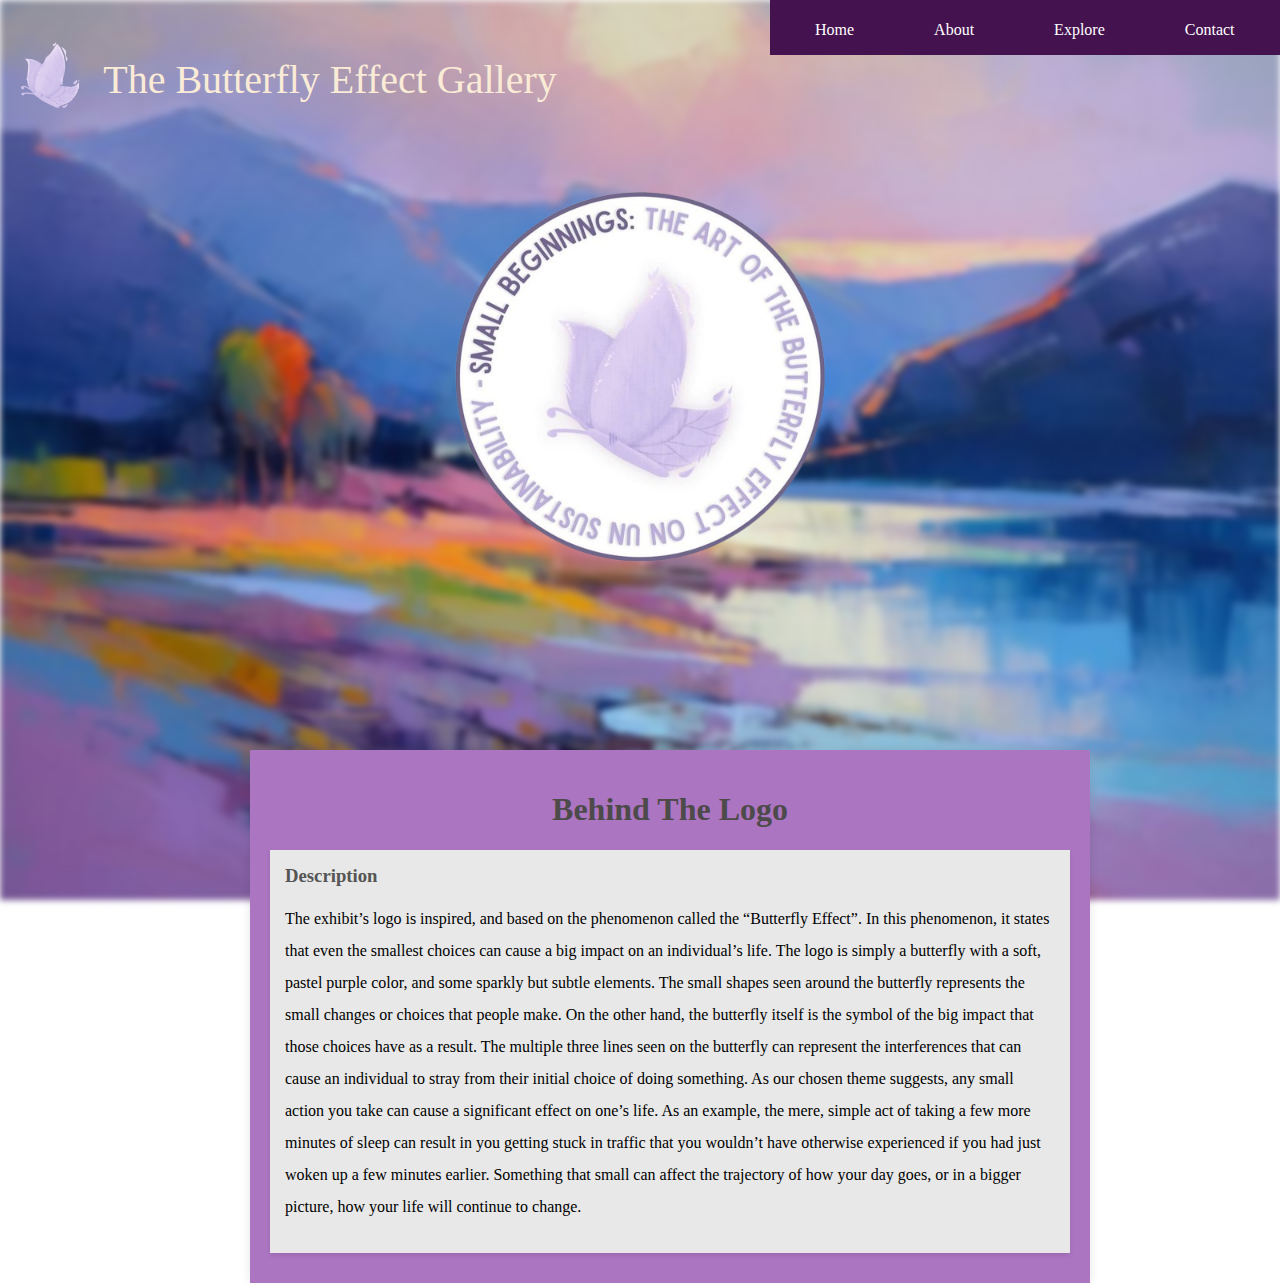
<file: index.html>
<!DOCTYPE html>
<html lang="en">
<head>
    <meta charset="UTF-8">
    <meta name="viewport" content="width=device-width, initial-scale=1.0">
    <title>Landing Page</title>
    
    <style>
        @import url('https://fonts.googleapis.com/css2?family=Bangers&display=swap');
        @import url('https://fonts.googleapis.com/css2?family=Lora:ital,wght@0,400..700;1,400..700&display=swap');
        .index-link {
            position: relative;
            display: inline-block; /* To fit the image size */
            overflow: hidden; /* Hide overflow for smooth effect */
        }
        .index-link img {
            width: 100%; /* Make image responsive */
            transition: opacity 0.3s ease; /* Smooth transition */
        }
        .index-link:hover img {
            opacity: 0.7; /* Reduce opacity on hover */
        }
        
        .container {
            top: 750px;
            max-width: 800px;
            margin: auto;
            background: rgba(172, 117, 194);
            padding: 20px;
            border-radius: 0;
            box-shadow: 0 0 10px rgba(0, 0, 0, 0.1);
        }
        h1 {
            text-align: center;
            color: #4d4a4a;
        }
        h2 {
            color: #444;
            margin-top: 20px;
        }
        p {
            
            line-height: 2;
            margin-bottom: 15px;
        }
        .service {
            background: #e8e8e8;
            border-radius: 0;
            padding: 15px;
            margin: 10px 0;
            box-shadow: 0 2px 5px rgba(0, 0, 0, 0.1);
        }
        .service h3 {
            margin: 0;
            color: #555;
        }
        
    </style>
    <link rel="stylesheet" href="style.css">
</head>

<body>

    

    <div class="background-image">
        
    </div>

    <div class="index-link">
        <img src="beffect.png" width="150" height="100"> 

    </div>

    <div class="container">
        <h1>Behind The Logo</h1>
        
        <div class="service">
            <h3>Description</h3>
            <p>The exhibit’s logo is inspired, and based on the phenomenon called the “Butterfly Effect”. In this phenomenon, it states that even the smallest choices can cause a big impact on an individual’s life.

                The logo is simply a butterfly with a soft, pastel purple color, and some sparkly but subtle elements. The small shapes seen around the butterfly represents the small changes or choices that people make. On the other hand, the butterfly itself is the symbol of the big impact that those choices have as a result. The multiple three lines seen on the butterfly can represent the interferences that can cause an individual to stray from their initial choice of doing something.
                
                As our chosen theme suggests, any small action you take can cause a significant effect on one’s life. As an example, the mere, simple act of taking a few more minutes of sleep can result in you getting stuck in traffic that you wouldn’t have otherwise experienced if you had just woken up a few minutes earlier. Something that small can affect the trajectory of how your day goes, or in a bigger picture, how your life will continue to change.</p>
        </div>

        

        
        

        

        
    </div>


    

    <div class="overlay-image">
        <img class="welcomeimg" src="final logo mid.png" width="400" height="400">
    </div>

   
    <div class="welcomemsg">
        <p>The Butterfly Effect Gallery </p>
        

             
    </div>

    <div class="welcomer">
        
        <p style="font-size: 16px; line-height: 1; width: 60%;"></p>
        <p style="font-size: 16px; line-height: 1; width: 60%;"></p>
        <p style="font-size: 16px; line-height: 1; width: 60%;"></p>
        

             
    </div>
    


    <nav>
        <ul class="nav-list">
            <li><a href="home.html">Home</a></li>
            <li><a href="about.html">About</a></li>
            <li><a href="services.html">Explore</a></li>
            <li><a href="contact.html">Contact</a></li>
        </ul>
    </nav>
    
</body>
</html>
</file>
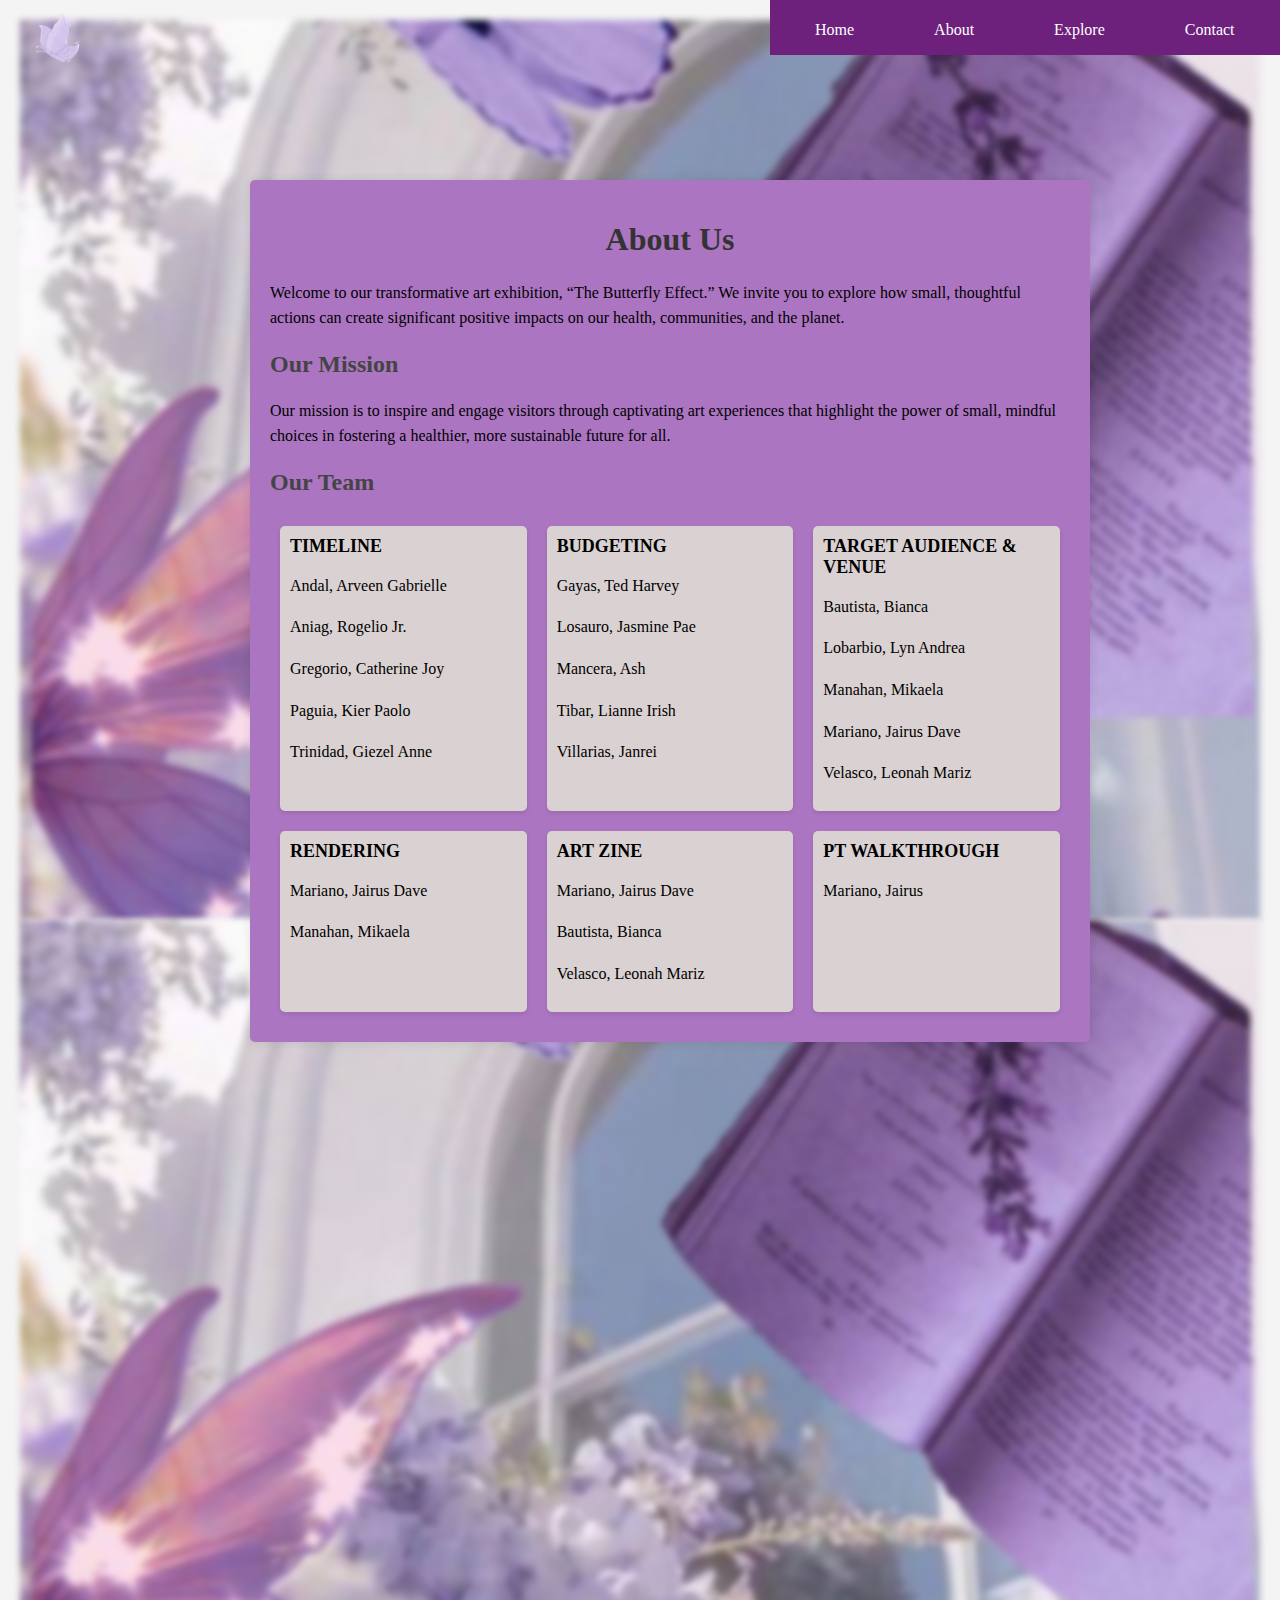
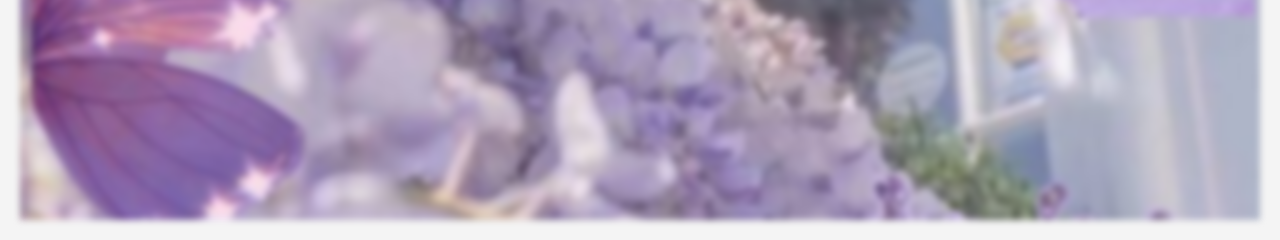
<file: about.html>
<!DOCTYPE html>
<html lang="en">
<head>
    <meta charset="UTF-8">
    <meta name="viewport" content="width=device-width, initial-scale=1.0">
    <title>About Us</title>
    <link rel="stylesheet" href="style-about.css">
    <style>
        @import url('https://fonts.googleapis.com/css2?family=Bangers&display=swap');
        @import url('https://fonts.googleapis.com/css2?family=Lora:ital,wght@0,400..700;1,400..700&display=swap');
        .index-link {
            position: relative;
            display: inline-block; /* To fit the image size */
            overflow: hidden; /* Hide overflow for smooth effect */
        }
        .index-link img {
            width: 100%; /* Make image responsive */
            transition: opacity 0.3s ease; /* Smooth transition */
        }
        .index-link:hover img {
            opacity: 0.7; /* Reduce opacity on hover */
        }
    
        body {
            font-family: 'lora'sans-serif;
            background-color: #f4f4f4;
            margin: 0;
            padding: 20px;
        }
        .container {
            max-width: 800px;
            margin: auto;
            background: rgb(172, 117, 194);
            padding: 20px;
            border-radius: 5px;
            box-shadow: 0 0 10px rgba(0, 0, 0, 0.1);
        }
        h1 {
            text-align: center;
            color: #333;
        }
        h2 {
            color: #444;
        }
        p {
            line-height: 1.6;
            margin-bottom: 15px;
        }
        .team {
            display: flex;
            flex-wrap: wrap;
            justify-content: space-around;
        }
        .team-member {
            background: #dad2d2;
            border-radius: 5px;
            padding: 10px;
            margin: 10px;
            flex: 1 1 200px; /* Responsive cards */
            box-shadow: 0 2px 5px rgba(0, 0, 0, 0.1);
        }
        .team-member h3 {
            margin: 0;
            font-size: 18px;
        }
    </style>
    <link rel="stylesheet" href="style-about.css">
</head>
<body>


    <div class="container">
        <h1>About Us</h1>
        <p>Welcome to our transformative art exhibition, “The Butterfly Effect.” We invite you to explore how small, thoughtful actions can create significant positive impacts on our health, communities, and the planet.</p>

        <h2>Our Mission</h2>
        <p>Our mission is to inspire and engage visitors through captivating art experiences that highlight the power of small, mindful choices in fostering a healthier, more sustainable future for all.</p>

        <h2>Our Team</h2>
        <div class="team">
            <div class="team-member">
                <h3>TIMELINE</h3>
                
                <p>Andal, Arveen Gabrielle</p>
                <p>Aniag, Rogelio Jr.</p>
                <p>Gregorio, Catherine Joy</p>
                <p>Paguia, Kier Paolo</p>
                <p>Trinidad, Giezel Anne</p>
                
            </div>
            <div class="team-member">
                <h3>BUDGETING</h3>
                <p>Gayas, Ted Harvey </p>
                <p>Losauro, Jasmine Pae </p>
                <p>Mancera, Ash</p>
                <p>Tibar, Lianne Irish </p>
                <p>Villarias, Janrei</p>
                
                
            </div>
            <div class="team-member">
                <h3>TARGET AUDIENCE & VENUE
                </h3>
                <p>Bautista, Bianca </p>
                <p>Lobarbio, Lyn Andrea </p>
                <p>Manahan, Mikaela</p>
                <p>Mariano, Jairus Dave </p>
                <p>Velasco, Leonah Mariz</p>
                
            </div>
            <div class="team-member">
                <h3>RENDERING </h3>
                <p>Mariano, Jairus Dave </p>
                <p>Manahan, Mikaela</p>
                
            </div>
            <div class="team-member">
                <h3>ART ZINE </h3>
                <p>Mariano, Jairus Dave</p>
                <p>Bautista, Bianca</p>
                <p>Velasco, Leonah Mariz</p>
                
            </div>
            <div class="team-member">
                <h3>PT WALKTHROUGH </h3>
                
                <p>Mariano, Jairus</p>
                
            </div>
            
        </div>

        
    </div>

    <div class="index-link">
        <a href="index.html">
        <img src="beffect.png" alt="index-link" width="125" height="75">
        </a>
    </div>


    

    <div class="background-image"></div>

    <div class="blur-effect2">
        <div class="background-image2"></div>
        </div>









    <nav>
        <ul class="nav-list">
            <li><a href="home.html">Home</a></li>
            <li><a href="about.html">About</a></li>
            <li><a href="services.html">Explore</a></li>
            <li><a href="contact.html">Contact</a></li>
        </ul>
    </nav>
</body>


</html>
</file>
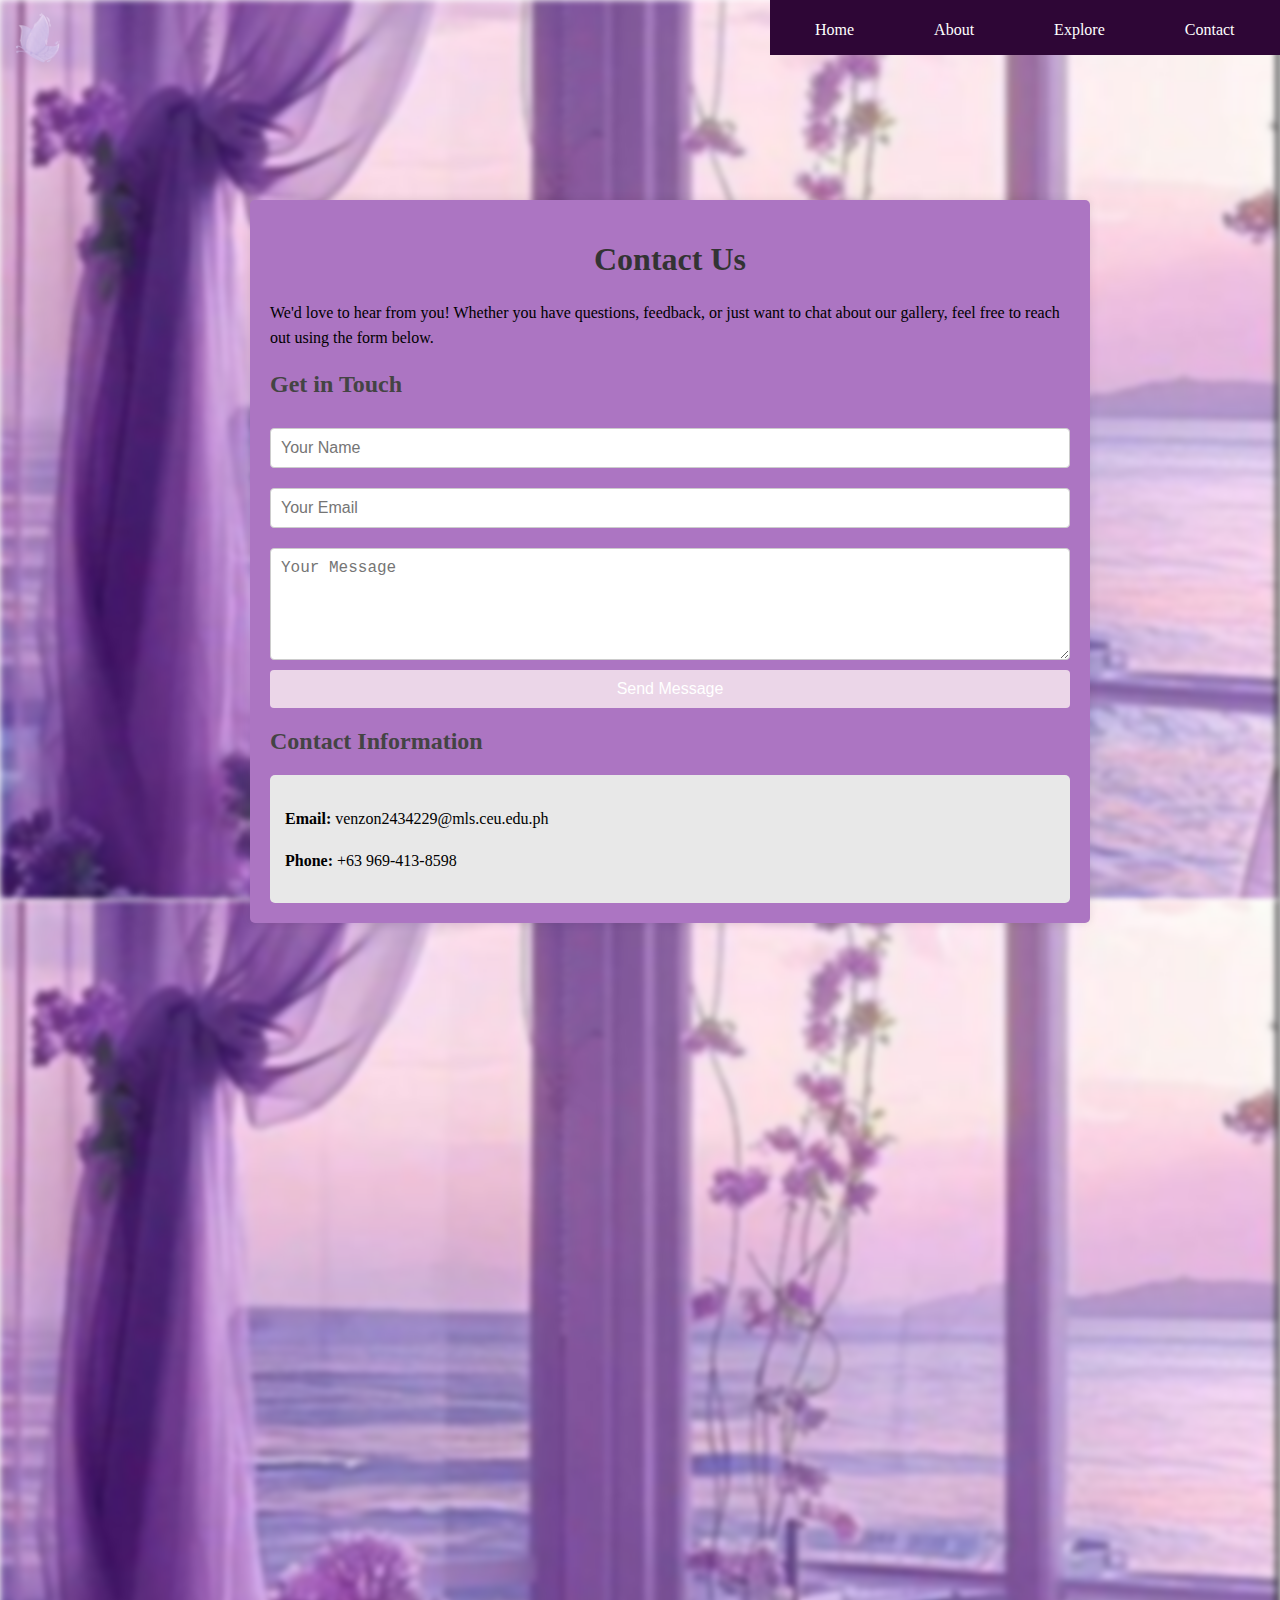
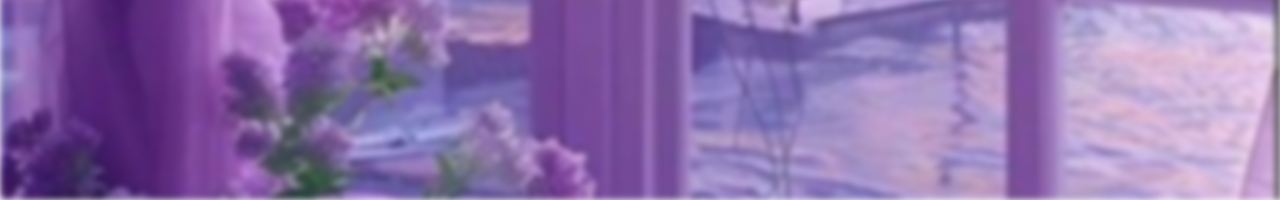
<file: contact.html>
<!DOCTYPE html>
<html lang="en">
<head>
    <meta charset="UTF-8">
    <meta name="viewport" content="width=device-width, initial-scale=1.0">
    <title>Contact</title>
    <style>
        @import url('https://fonts.googleapis.com/css2?family=Bangers&display=swap');
        @import url('https://fonts.googleapis.com/css2?family=Lora:ital,wght@0,400..700;1,400..700&display=swap');
        .index-link {
            position: relative;
            display: inline-block; /* To fit the image size */
            overflow: hidden; /* Hide overflow for smooth effect */
        }
        .index-link img {
            width: 100%; /* Make image responsive */
            transition: opacity 0.3s ease; /* Smooth transition */
        }
        .index-link:hover img {
            opacity: 0.7; /* Reduce opacity on hover */
        }

        .container {
            max-width: 800px;
            margin: auto;
            background: rgb(172, 117, 194);
            padding: 20px;
            border-radius: 5px;
            box-shadow: 0 0 10px rgba(0, 0, 0, 0.1);
        }
        h1 {
            text-align: center;
            color: #333;
        }
        h2 {
            color: #444;
            margin-top: 20px;
        }
        p {
            line-height: 1.6;
            margin-bottom: 15px;
        }
        .contact-form {
            display: flex;
            flex-direction: column;
        }
        .contact-form input,
        .contact-form textarea {
            margin: 10px 0;
            padding: 10px;
            border: 1px solid #ccc;
            border-radius: 4px;
            font-size: 16px;
        }
        .contact-form button {
            background-color: #ebd6e8;
            color: white;
            border: none;
            padding: 10px;
            border-radius: 4px;
            cursor: pointer;
            font-size: 16px;
        }
        .contact-form button:hover {
            background-color: #e9b4f0;
        }
        .contact-info {
            margin-top: 20px;
            background: #e8e8e8;
            padding: 15px;
            border-radius: 5px;
        }

    </style>
    <link rel="stylesheet" href="style-contact.css">
</head>
<body>

    <div class="container">
        <h1>Contact Us</h1>
        <p>We'd love to hear from you! Whether you have questions, feedback, or just want to chat about our gallery, feel free to reach out using the form below.</p>

        <h2>Get in Touch</h2>
        <form class="contact-form" action="#" method="POST">
            <input type="text" name="name" placeholder="Your Name" required>
            <input type="email" name="email" placeholder="Your Email" required>
            <textarea name="message" rows="5" placeholder="Your Message" required></textarea>
            <button type="submit">Send Message</button>
        </form>

        <h2>Contact Information</h2>
        <div class="contact-info">
            <p><strong>Email:</strong> venzon2434229@mls.ceu.edu.ph</p>
            <p><strong>Phone:</strong> +63 969-413-8598</p>
            
        </div>
    </div>

    <div class="index-link">
        <a href="index.html">
        <img src="beffect.png" alt="index-link" width="125" height="75">
        </a>
    </div>

    
    


    <div class="background-image"></div>
    <div class="background-image2"></div>









    <nav>
        <ul class="nav-list">
            <li><a href="home.html">Home</a></li>
            <li><a href="about.html">About</a></li>
            <li><a href="services.html">Explore</a></li>
            <li><a href="contact.html">Contact</a></li>
        </ul>
    </nav>
</body>
</html>
</file>
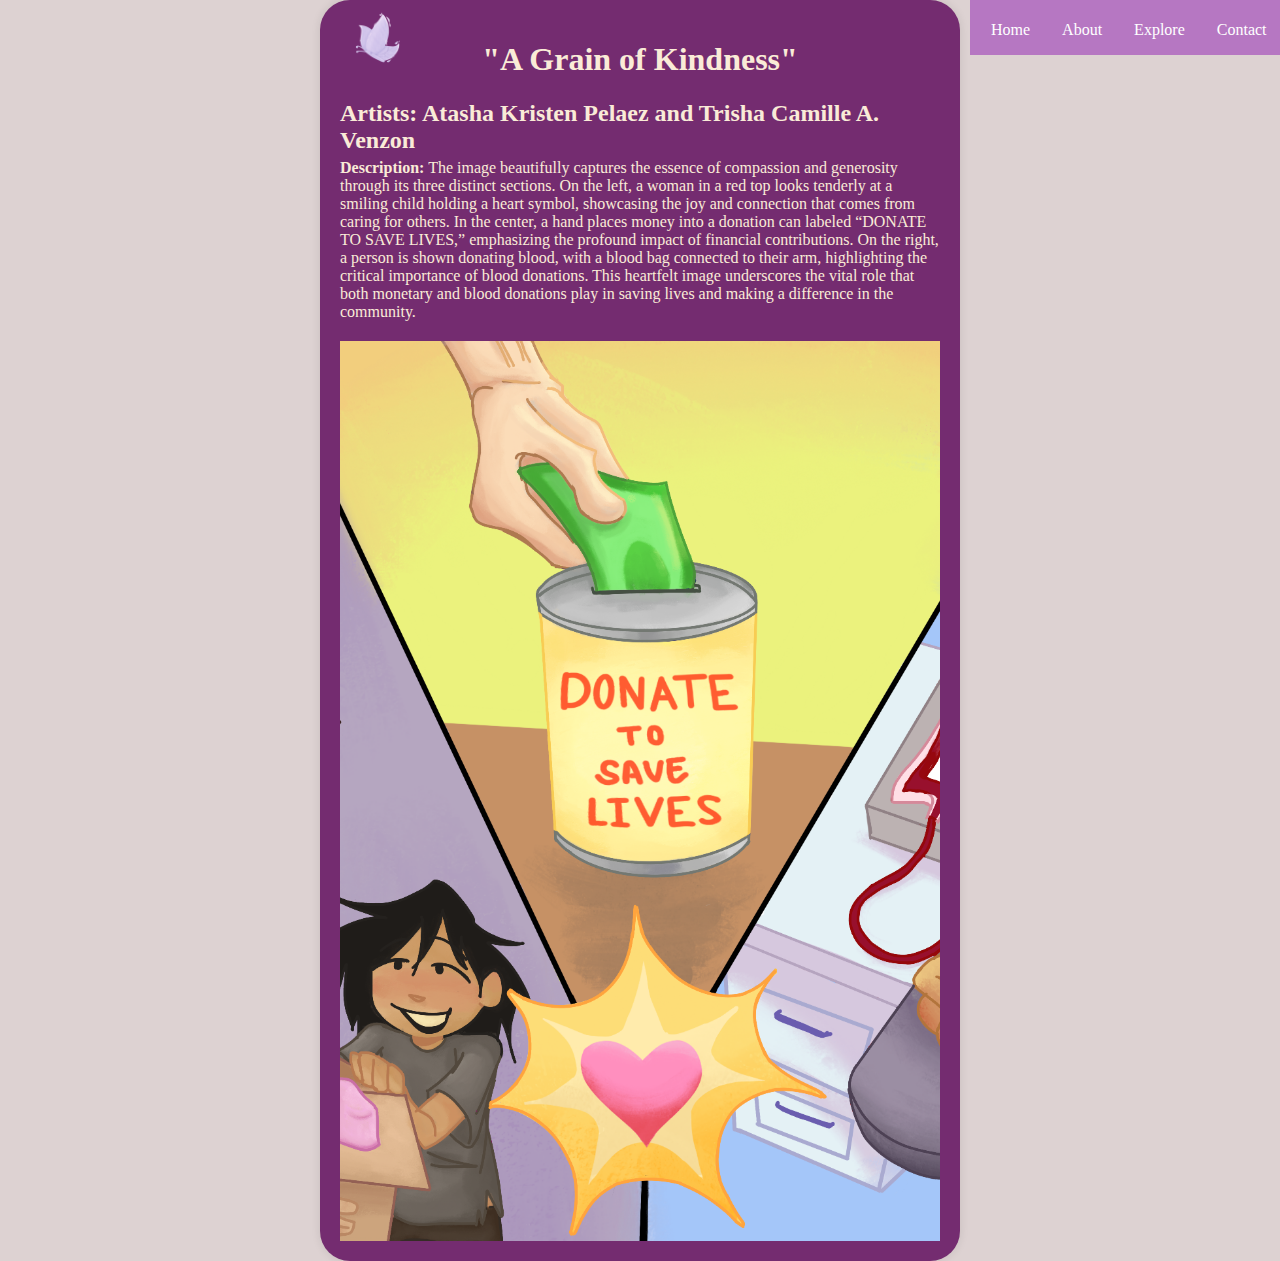
<file: image-1.html>
<!DOCTYPE html>
<html lang="en">
<head>
    <meta charset="UTF-8">
    <meta name="viewport" content="width=device-width, initial-scale=1.0">
    <title>Image 1</title>
    <style>
        @import url('https://fonts.googleapis.com/css2?family=Bangers&display=swap');
        
        body{
            background-color: rgba(221, 210, 210);
        }
        .index-link {
            position: relative;
            display: inline-block; /* To fit the image size */
            overflow: hidden; /* Hide overflow for smooth effect */
        }
        .index-link img {
            width: 100%; /* Make image responsive */
            transition: opacity 0.3s ease; /* Smooth transition */
        }
        .index-link:hover img {
            opacity: 0.7; /* Reduce opacity on hover */
        }
        
        .container {
            font-family: 'Times New Roman', Times, serif;
            color: antiquewhite;
            max-width: 600px;
            margin: auto;
            background: rgb(116, 44, 112);
            padding: 20px;
            border-radius: 30px;
            box-shadow: 0 0 10px rgba(0, 0, 0, 0.1);
            
        }
        h1 {
            text-align: center;
        }
        .character-info {
            margin-bottom: 20px;
        }
        .character-info h2 {
            margin: 0;
        }
        .character-info p {
            margin: 5px 0;
        }
    </style>
    <link rel="stylesheet" href="image-1.css">
</head>
<body>

   

  

   

    <div class="container">
        <h1>"A Grain of Kindness"</h1>
        
        <div class="character-info">
            <h2>Artists: Atasha Kristen Pelaez and Trisha Camille A. Venzon</h2>
            
            
            <p><strong>Description:</strong> The image beautifully captures the essence of compassion and generosity through its three distinct sections. On the left, a woman in a red top looks tenderly at a smiling child holding a heart symbol, showcasing the joy and connection that comes from caring for others. In the center, a hand places money into a donation can labeled “DONATE TO SAVE LIVES,” emphasizing the profound impact of financial contributions. On the right, a person is shown donating blood, with a blood bag connected to their arm, highlighting the critical importance of blood donations. This heartfelt image underscores the vital role that both monetary and blood donations play in saving lives and making a difference in the community.</p>
            
        </div>

   

    



    <div class="index-link">
        <a href="index.html">
        <img src="beffect.png" alt="index-link" width="125" height="75">
        </a>
    </div>

    

    <div class="blur-effect">
    <div class="background-image"></div>
    </div>

    

    







    <nav>
        <ul class="nav-list">
            <li><a href="home.html">Home</a></li>
            <li><a href="about.html">About</a></li>
            <li><a href="services.html">Explore</a></li>
            <li><a href="contact.html">Contact</a></li>
        </ul>
    </nav>
</body>
</html>
</file>
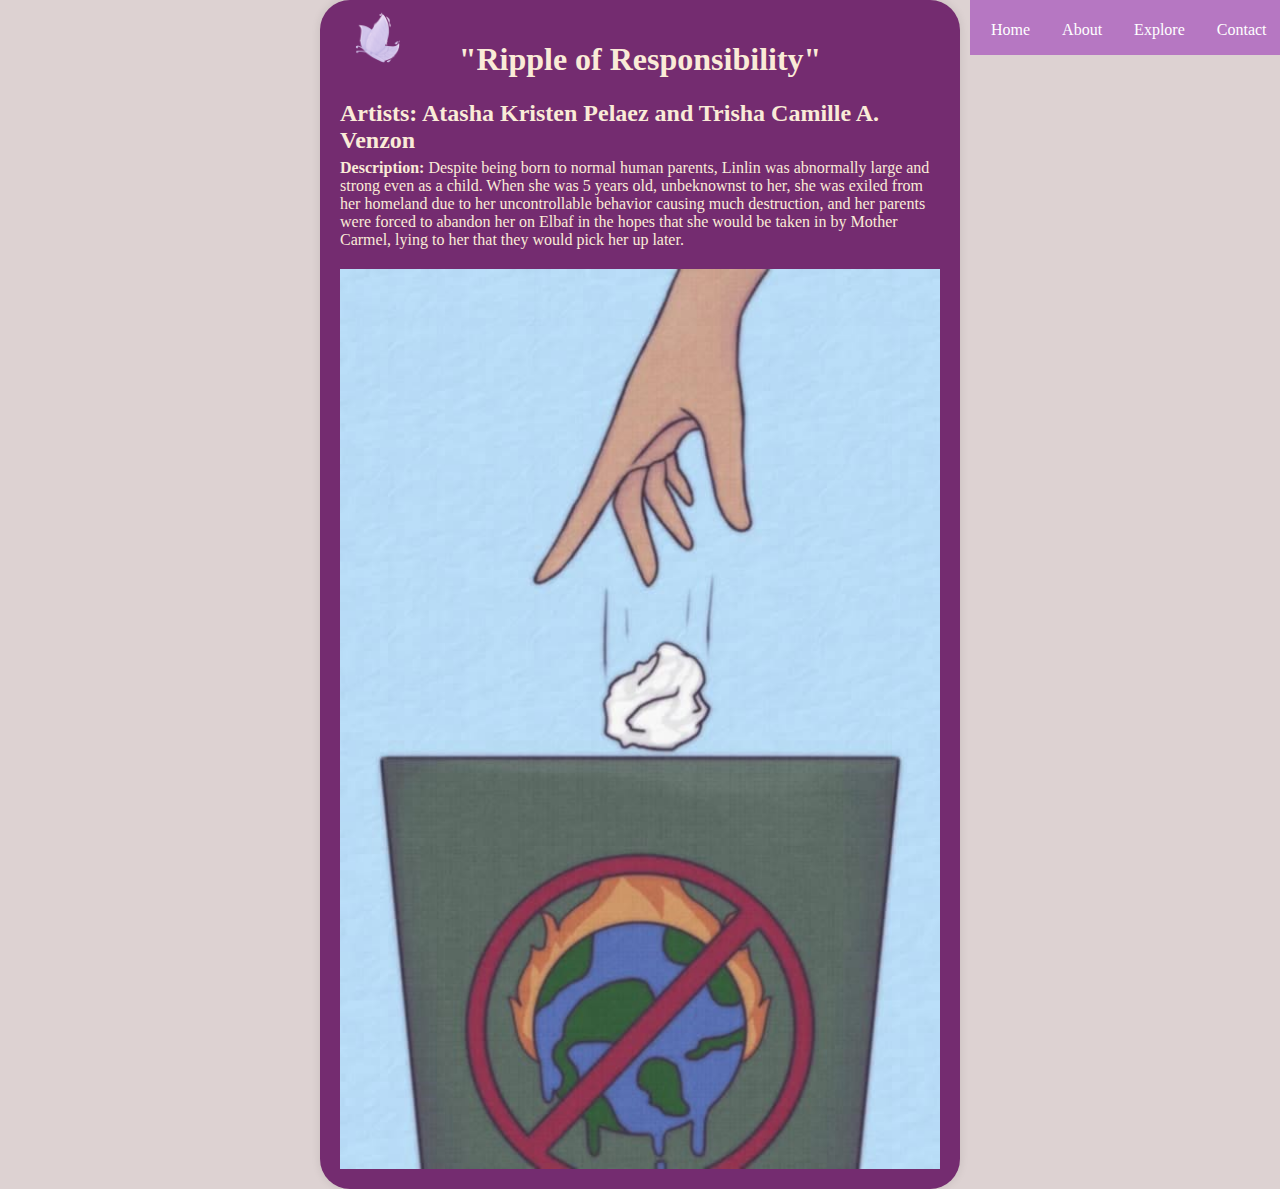
<file: image-4.html>
<!DOCTYPE html>
<html lang="en">
<head>
    <meta charset="UTF-8">
    <meta name="viewport" content="width=device-width, initial-scale=1.0">
    <title>Image 4</title>
    <style>
        @import url('https://fonts.googleapis.com/css2?family=Bangers&display=swap');
        

        body{
            background-color: rgb(221, 210, 210);
        }
        .index-link {
            position: relative;
            display: inline-block; /* To fit the image size */
            overflow: hidden; /* Hide overflow for smooth effect */
        }
        .index-link img {
            width: 100%; /* Make image responsive */
            transition: opacity 0.3s ease; /* Smooth transition */
        }
        .index-link:hover img {
            opacity: 0.7; /* Reduce opacity on hover */
        }
        
        .container {
            font-family: 'Times New Roman', Times, serif;
            color: antiquewhite;
            max-width: 600px;
            margin: auto;
            background: rgb(116, 44, 112);
            padding: 20px;
            border-radius: 30px;
            box-shadow: 0 0 10px rgba(0, 0, 0, 0.1);
            
        }
        h1 {
            text-align: center;
        }
        .character-info {
            margin-bottom: 20px;
        }
        .character-info h2 {
            margin: 0;
        }
        .character-info p {
            margin: 5px 0;
        }
    </style>
    <link rel="stylesheet" href="image-4.css">
</head>
<body>

   

  

   

    <div class="container">
        <h1>"Ripple of Responsibility"</h1>
        
        <div class="character-info">
            <h2>Artists: Atasha Kristen Pelaez and Trisha Camille A. Venzon</h2>
            
            <p><strong>Description:</strong> Despite being born to normal human parents, Linlin was abnormally large and strong even as a child. When she was 5 years old, unbeknownst to her, she was exiled from her homeland due to her uncontrollable behavior causing much destruction, and her parents were forced to abandon her on Elbaf in the hopes that she would be taken in by Mother Carmel, lying to her that they would pick her up later.</p>
           
        </div>

   

    



    <div class="index-link">
        <a href="index.html">
        <img src="beffect.png" alt="index-link" width="125" height="75">
        </a>
    </div>



    <div class="blur-effect">
    <div class="background-image"></div>
    </div>

    

    







    <nav>
        <ul class="nav-list">
            <li><a href="home.html">Home</a></li>
            <li><a href="about.html">About</a></li>
            <li><a href="services.html">Explore</a></li>
            <li><a href="contact.html">Contact</a></li>
        </ul>
    </nav>
</body>
</html>
</file>
<file: style.css>
html {
    scroll-behavior: smooth;
}

body {
    font-family: 'lora'sans-serif;
    margin: 0;
    
    
}

.background-image {
    
    filter: blur(3px);
    background-image: url(ceu-bg2.jpg); /* Replace with your image URL */
    background-size: cover; /* Ensures the image covers the entire div */
    background-position: center; /* Centers the image */
    height: 100vh; /* Sets the height to full viewport height */
    display: flex;
    justify-content: center; /* Centers content horizontally */
    align-items: center; /* Centers content vertically */
    z-index: -1;
    
    
}



.scroll-container {

    font-family: 'lora', sans-serif;
    font-size: 25px;
   
    transform: translateX(-50%); /* True horizontal center */
   
    transition: transform 0.9s ease;
    
    position: absolute; 
    left: 50%; 
    top: 120px; 
    width: 350px; 
    z-index: 4; 
    box-shadow: #575757;
    
   
    transition: all 0.9s ease;

}

.welcomer {
    
    position: absolute; /* Position the overlay image */
    top: 310px; /* Adjust vertical position */
    left: 60%; /* Center horizontally */
    font-family: sans-serif;
    font-size: 24px;
    transform: translateX(-50%); /* True horizontal center */
    max-width: 80%; /* Responsive width */
    height: auto; /* Maintain aspect ratio */
    transition: transform 0.9s ease;
    z-index: 5; /* Above the background */
    text-shadow: #575757;



}
   

.welcomemsg:focus {
    border-color: #c93030; /* Darker pink on focus */
    box-shadow: 0 0 15px rgba(175, 77, 77, 0.486); /* Stronger shadow on focus */
    outline: none; /* Remove default outline */
}
.welcomemsg::placeholder {
    color: #cc2230; /* Placeholder color */
    font-style: italic; /* Italic style */
}



.welcomeimg {
    
     
        position: absolute; /* Position the overlay image */
        top: 180px; /* Adjust vertical position */
        left: 50%; /* Center horizontally */
        transform: translateX(-50%); /* True horizontal center */
        max-width: 80%; /* Responsive width */
        height: auto; /* Maintain aspect ratio */
        transition: transform 0.9s ease;
        z-index: 5; /* Above the background */
        
    }
 
.welcomemsg {

    color:antiquewhite;
    position: absolute; /* Position the overlay image */
        top: 0; /* Adjust vertical position */
        left: 330px; /* Center horizontally */
        font-size: 40px;
        transform: translateX(-50%); /* True horizontal center */
        max-width: 80%; /* Responsive width */
        height: auto; /* Maintain aspect ratio */
        transition: transform 0.9s ease;
        z-index: 5; /* Above the background */
        text-shadow: #000000;

}    
    
   
.index-link {
    position: absolute;
    top: 25px;
    left: 10;
    z-index: 1001;
}

.container {
    position: absolute;
    left: 250px;
    
    z-index: 1000;
}



    nav {

    
     
        background-color: rgb(69, 18, 80);
        opacity: 1;
        padding: 5px;
        position: absolute; /* Fixes the nav */
        right: 0; /* Positions it on the right */
        top: 0; /* Aligns it to the top */
        height: 45px;
        width: 500px; /* Set width for the nav */
        z-index: 1000; /* Ensures it stays on top */
        border-radius: 0;
    }
    
    .nav-list {
        list-style: none; /* Removes bullet points */
        padding: 0; /* Removes default padding */
        display: flex; /* Aligns items in a row */
    }
    
    .nav-list li {
        margin: 0 40px; /* Spacing between links */
        
    }
    
    .nav-list a {
        color: white; /* Text color */
        text-decoration: none; /* Removes underline */
        
    }
    
    .nav-list a:hover {
        transition: background-color 0.5s, color 0.5s;
        background-color: #000000;
        color: #f3c1f1;
        padding: 2px;
        display: block;
        border-radius: 20px;
        
    }
    
    
section {
    padding-top: 40px; /* Creates space below the fixed nav */

}
</file>
<file: style-about.css>
html {
    scroll-behavior: smooth;
}

body {
    font-family: 'lora''Times New Roman';
    margin: 0;
    
    
}

.background-image {
    
    filter: blur(3px);
    background-image: url(ceu-bg3.jpg); /* Replace with your image URL */
    background-size: cover; /* Ensures the image covers the entire div */
    background-position: center; /* Centers the image */
    height: 100vh; /* Sets the height to full viewport height */
    display: flex;
    justify-content: center; /* Centers content horizontally */
    align-items: center; /* Centers content vertically */
    z-index: -1;
    
    
}

.background-image2 {
    
    filter: blur(3px);
    background-image: url(ceu-bg3.jpg); /* Replace with your image URL */
    background-size: cover; /* Ensures the image covers the entire div */
    background-position: center; /* Centers the image */
    height: 100vh; /* Sets the height to full viewport height */
    display: flex;
    justify-content: center; /* Centers content horizontally */
    align-items: center; /* Centers content vertically */
    z-index: -1;
    
    
}





.index-link {
    position: absolute;
    top: 0;
    left: 10;
    z-index: 1000;
}

.container {
    position: absolute;
    top: 180px;
    left: 250px;
    z-index: 1000;
}

















nav {

    
     
    background-color: rgb(109, 33, 124);
    opacity: 1;
    padding: 5px;
    position: absolute; /* Fixes the nav */
    right: 0; /* Positions it on the right */
    top: 0; /* Aligns it to the top */
    height: 45px;
    width: 500px; /* Set width for the nav */
    z-index: 1000; /* Ensures it stays on top */
    border-radius: 0;
}

.nav-list {
    list-style: none; /* Removes bullet points */
    padding: 0; /* Removes default padding */
    display: flex; /* Aligns items in a row */
}

.nav-list li {
    margin: 0 40px; /* Spacing between links */
    
}

.nav-list a {
    color: white; /* Text color */
    text-decoration: none; /* Removes underline */
    
}

.nav-list a:hover {
    transition: background-color 0.5s, color 0.5s;
    background-color: #000000;
    color: #f3c1f1;
    padding: 2px;
    display: block;
    border-radius: 20px;
    
}
</file>
<file: style-contact.css>
html {
    scroll-behavior: smooth;
}

body {
    font-family: 'lora'sans-serif;
    margin: 0;
    
    
}

.background-image {
    
    filter: blur(3px);
    background-image: url(ceu\ bg\ 6.jpg); /* Replace with your image URL */
    background-size: cover; /* Ensures the image covers the entire div */
    background-position: center; /* Centers the image */
    height: 100vh; /* Sets the height to full viewport height */
    display: flex;
    justify-content: center; /* Centers content horizontally */
    align-items: center; /* Centers content vertically */
    z-index: -1;
    
    
}

.background-image2 {
    
    filter: blur(3px);
    background-image: url(ceu\ bg\ 6.jpg); /* Replace with your image URL */
    background-size: cover; /* Ensures the image covers the entire div */
    background-position: center; /* Centers the image */
    height: 100vh; /* Sets the height to full viewport height */
    display: flex;
    justify-content: center; /* Centers content horizontally */
    align-items: center; /* Centers content vertically */
    z-index: -1;
    
    
}


.index-link {
    position: absolute;
    top: 0;
    left: 10;
    z-index: 1000;
}


.container {
    position: absolute;
    top: 200px;
    left: 250px;
    z-index: 1000;
}



















nav {

    
     
    background-color: rgb(46, 6, 54);
    opacity: 1;
    padding: 5px;
    position: absolute; /* Fixes the nav */
    right: 0; /* Positions it on the right */
    top: 0; /* Aligns it to the top */
    height: 45px;
    width: 500px; /* Set width for the nav */
    z-index: 1000; /* Ensures it stays on top */
    border-radius: 0;
}

.nav-list {
    list-style: none; /* Removes bullet points */
    padding: 0; /* Removes default padding */
    display: flex; /* Aligns items in a row */
}

.nav-list li {
    margin: 0 40px; /* Spacing between links */
    
}

.nav-list a {
    color: white; /* Text color */
    text-decoration: none; /* Removes underline */
    
}

.nav-list a:hover {
    transition: background-color 0.5s, color 0.5s;
    background-color: #000000;
    color: #f3c1f1;
    padding: 2px;
    display: block;
    border-radius: 20px;
    
}
</file>
<file: image-1.css>
html {
    scroll-behavior: smooth;
}

body {
    font-family: 'Bangers',sans-serif;
    margin: 0;
    
    
}

.background-image {
    
    
    background-image: url(Even\ the\ smallest\ amount\ of\ help\ can\ contribute\ greatly.PNG); /* Replace with your image URL */
    background-size: cover; /* Ensures the image covers the entire div */
    background-position: center; /* Centers the image */
    height: 100vh; /* Sets the height to full viewport height */
    display: flex;
    justify-content: center; /* Centers content horizontally */
    align-items: center; /* Centers content vertically */
    z-index: 4;
    
    
}



    



     








nav {

    
     
    background-color: rgb(182, 119, 194);
    opacity: 1;
    padding: 5px;
    position: absolute; /* Fixes the nav */
    right: 0; /* Positions it on the right */
    top: 0; /* Aligns it to the top */
    height: 45px;
    width: 300px; /* Set width for the nav */
    z-index: 1000; /* Ensures it stays on top */
    border-radius: 0;
}

.nav-list {
    list-style: none; /* Removes bullet points */
    padding: 0; /* Removes default padding */
    display: flex; /* Aligns items in a row */
}

.nav-list li {
    margin: 0 16px; /* Spacing between links */
    
}

.nav-list a {
    color: white; /* Text color */
    text-decoration: none; /* Removes underline */
    
}

.nav-list a:hover {
    transition: background-color 0.5s, color 0.5s;
    background-color: #000000;
    color: #f3c1f1;
    padding: 2px;
    display: block;
    border-radius: 20px;
    
}











.index-link {
    position: absolute;
    top: 0;
    left: 10;
    z-index: 1000;
}
</file>
<file: image-4.css>
html {
    scroll-behavior: smooth;
}

body {
    font-family: 'Bangers',sans-serif;
    margin: 0;
    
    
}

.background-image {
    
    
    background-image: url(4.jpeg); /* Replace with your image URL */
    background-size: cover; /* Ensures the image covers the entire div */
    background-position: center; /* Centers the image */
    height: 100vh; /* Sets the height to full viewport height */
    display: flex;
    justify-content: center; /* Centers content horizontally */
    align-items: center; /* Centers content vertically */
    z-index: 4;
    
    
}



    



     








nav {

    
     
    background-color: rgb(182, 119, 194);
    opacity: 1;
    padding: 5px;
    position: absolute; /* Fixes the nav */
    right: 0; /* Positions it on the right */
    top: 0; /* Aligns it to the top */
    height: 45px;
    width: 300px; /* Set width for the nav */
    z-index: 1000; /* Ensures it stays on top */
    border-radius: 0;
}

.nav-list {
    list-style: none; /* Removes bullet points */
    padding: 0; /* Removes default padding */
    display: flex; /* Aligns items in a row */
}

.nav-list li {
    margin: 0 16px; /* Spacing between links */
    
}

.nav-list a {
    color: white; /* Text color */
    text-decoration: none; /* Removes underline */
    
}

.nav-list a:hover {
    transition: background-color 0.5s, color 0.5s;
    background-color: #000000;
    color: #f3c1f1;
    padding: 2px;
    display: block;
    border-radius: 20px;
    
}












.index-link {
    position: absolute;
    top: 0;
    left: 10;
    z-index: 1000;
}
</file>
